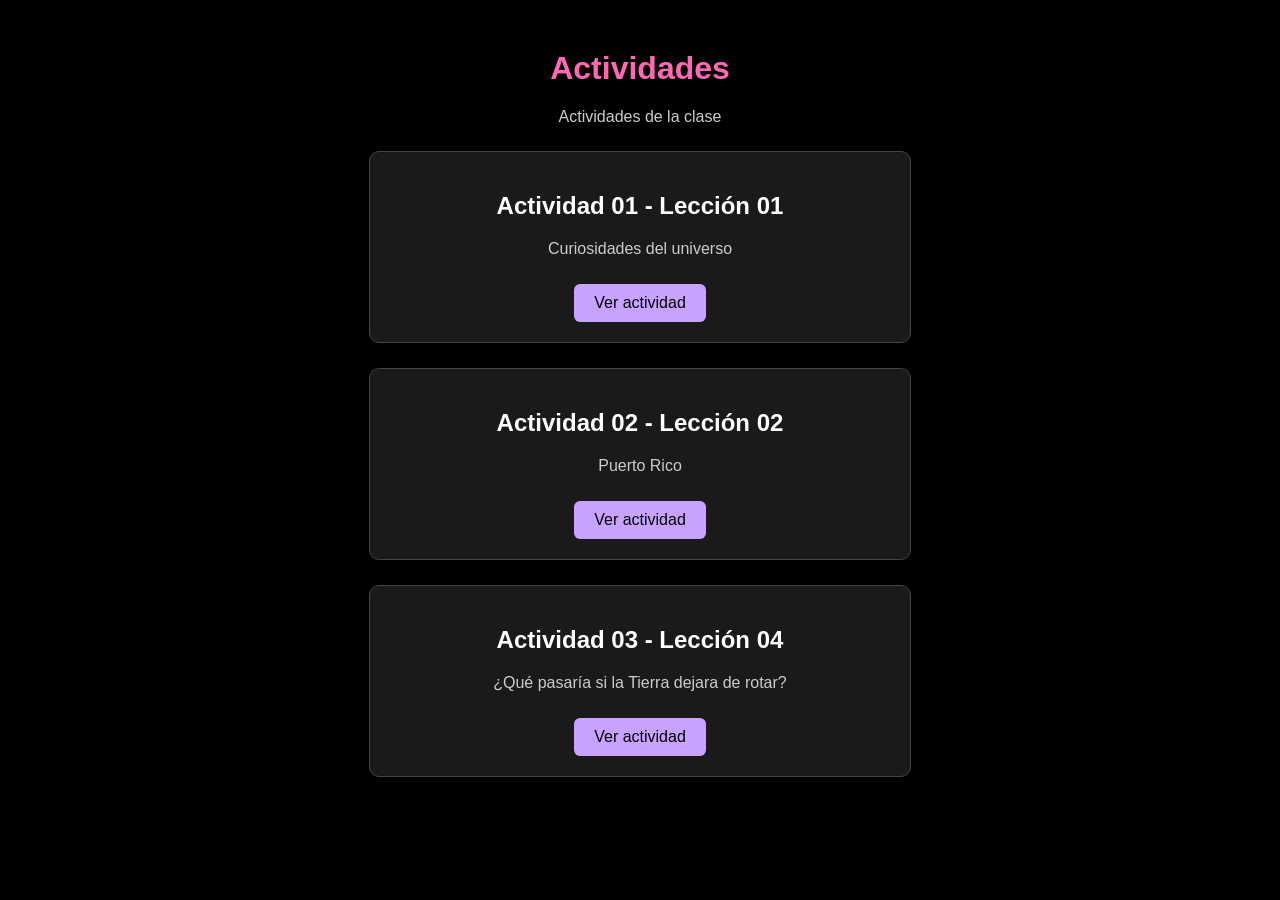
<file: index.html>
<!DOCTYPE html>
<html lang="es">
<head>
    <meta charset="UTF-8">
    <meta name="viewport" content="width=device-width, initial-scale=1.0">
    <title>Mis Actividades</title>

    <style>
        body {
            background-color: black;
            color: white;
            font-family: Arial, sans-serif;
            text-align: center;
            margin: 50px;
        }

        h1 {
            color: #ff69b4;
        }

        p {
            color: #cccccc;
        }

        .actividad {
            background-color: #1a1a1a;
            border: 1px solid #444;
            border-radius: 10px;
            padding: 20px;
            margin: 25px auto;
            max-width: 500px;
        }

        .boton {
            display: inline-block;
            background-color: #c8a2ff;
            color: black;
            text-decoration: none;
            padding: 10px 20px;
            border-radius: 6px;
            margin-top: 10px;
        }

        .boton:hover {
            background-color: #ffffff;
        }
    </style>
</head>

<body>

    <h1>Actividades</h1>

    <p>Actividades de la clase</p>

    <div class="actividad">
        <h2>Actividad 01 - Lección 01</h2>

        <p>Curiosidades del universo</p>

        <a class="boton" href="Actividad01-Leccion01/">
            Ver actividad
        </a>
    </div>

    <div class="actividad">
        <h2>Actividad 02 - Lección 02</h2>

        <p>Puerto Rico</p>

        <a class="boton" href="Actividad02-Leccion02/">
            Ver actividad
        </a>
    </div>
    <div class="actividad">
        <h2>Actividad 03 - Lección 04</h2>

        <p>¿Qué pasaría si la Tierra dejara de rotar?</p>

        <a class="boton" href="Actividad03-Leccion04/">
            Ver actividad
        </a>
    </div>
</body>
</html>
</file>
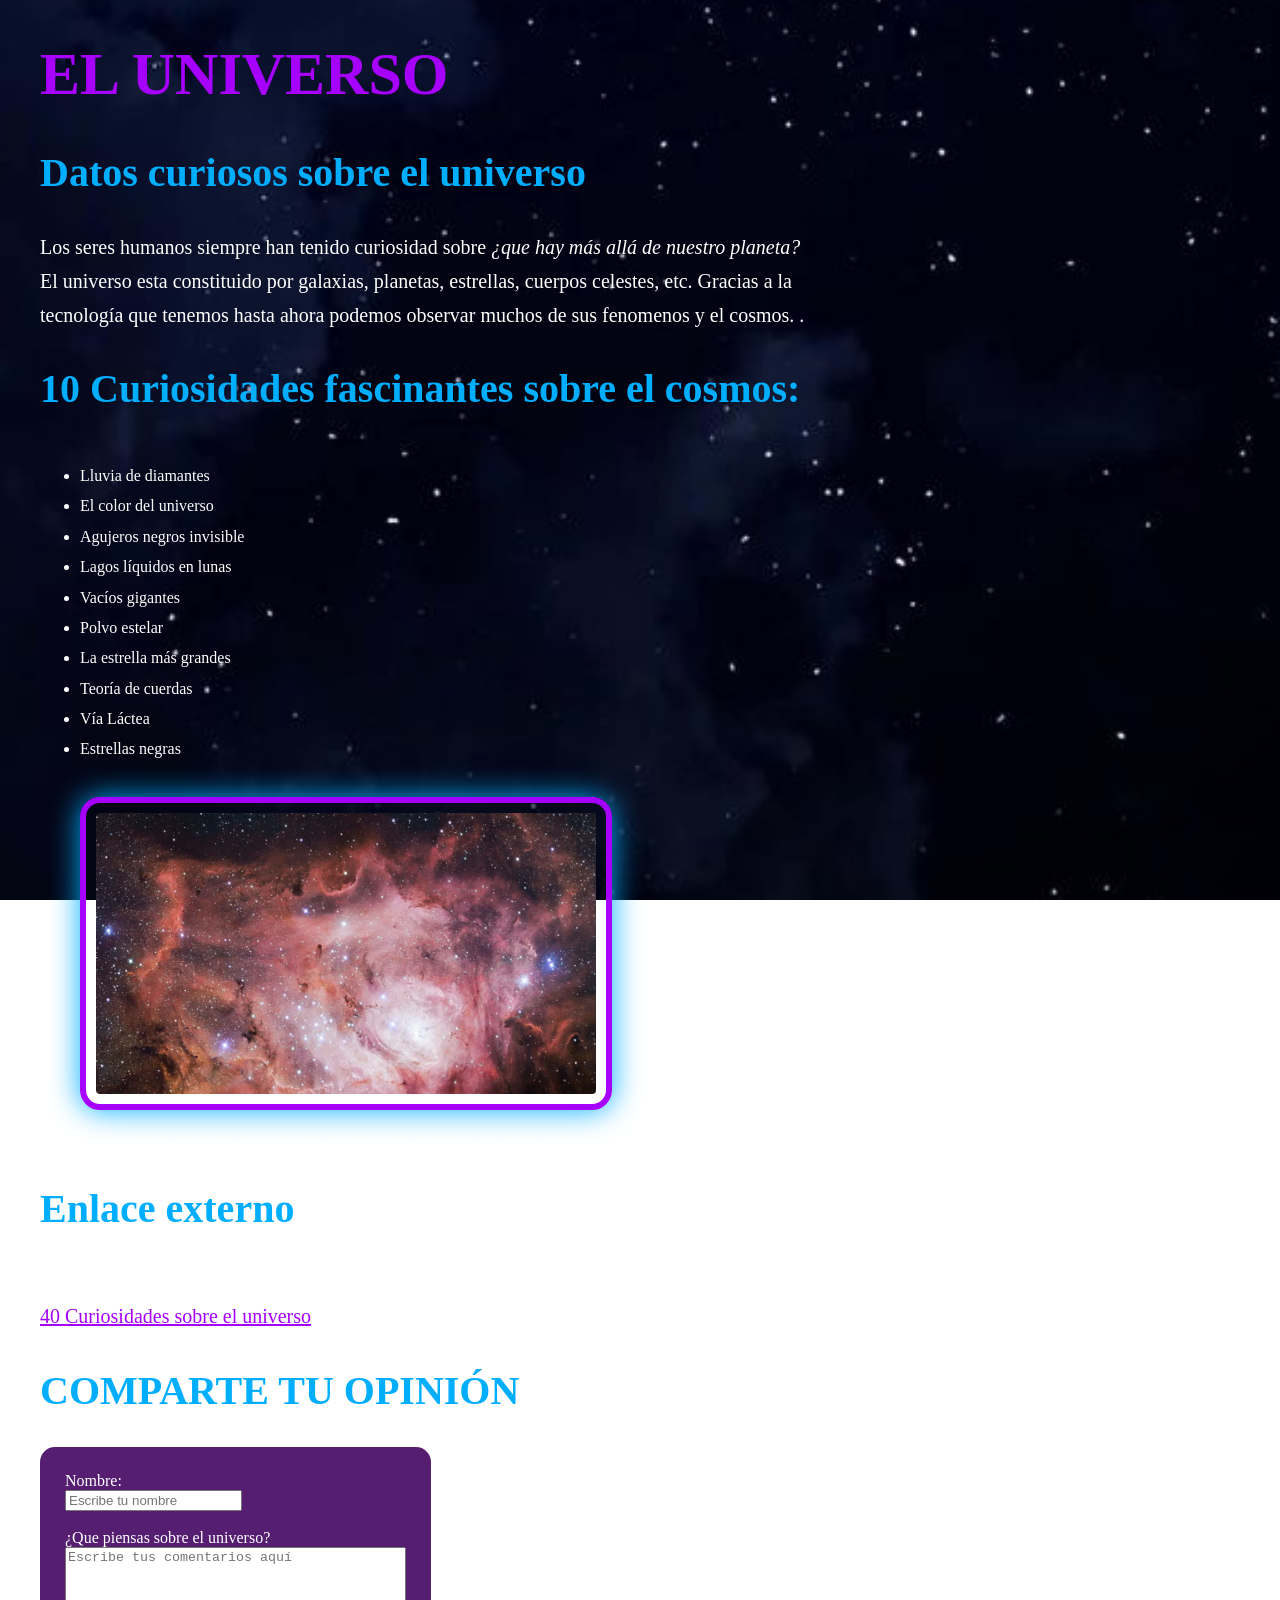
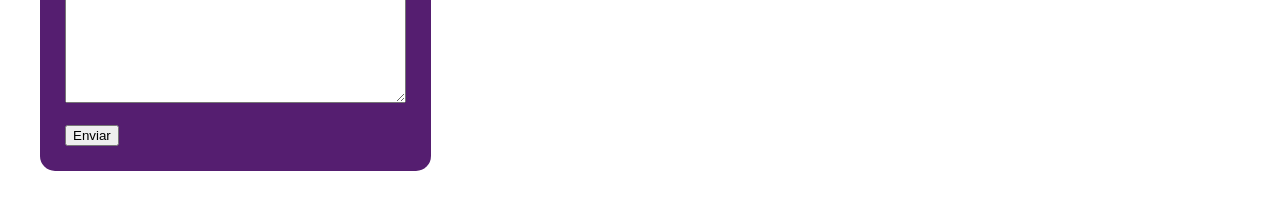
<file: Actividad01-Leccion01/index.html>
<!DOCTYPE html>
<html lang="es">
<head>
    <meta charset="UTF-8">
    <meta name="viewport" content="width=device-width, initial-scale=1.0">
    <title>Curiosidades del universo</title>
    <style>
body {
    background-image: url("estrellas.jpg");
    background-size: cover;
    background-attachment: fixed;
    background-position: center;
    color: white;
    font-family: 'Times New Roman', Times, serif, sans-serif;
    margin: 40px;
}

h1 {
    color: #a600ff;
    font-size: 60px;
}

h2 {
    color: #00aeff;
    font-size: 40px;
}

p {
    font-size: 20px;
    line-height: 1.7;
}

ul {
    display: inline-block;
    text-align: left;
    line-height: 1.9;
}

figure img {
    border: 6px solid #a600ff;
    border-radius: 20px;
    padding: 10px;
    box-shadow: 0 0 30px #00aeff;
}

figcaption {
    color: white;
    font-style: italic;
    margin-top: 20px;
}

a {
    color: #a600ff;
}

form {
    background-color: #551e70;
    padding: 25px;
    border-radius: 15px;
    display: inline-block;
}
    </style>
</head>

<body>

    <h1>EL UNIVERSO</h1>

    <h2>Datos curiosos sobre el universo</h2>

    <p>Los seres humanos siempre han tenido curiosidad sobre <em>¿que hay más allá de nuestro planeta?</em><br>
        El universo esta constituido por galaxias, planetas, estrellas, cuerpos celestes, etc. Gracias a la <br>
        tecnología que tenemos hasta ahora podemos observar muchos de sus fenomenos y el cosmos.
        </strong>.
    </p>

    <h2>10 Curiosidades fascinantes sobre el cosmos:</h2>

    <ul>
        <li>Lluvia de diamantes</li>
        <li>El color del universo</li>
        <li>Agujeros negros invisible</li>
        <li>Lagos líquidos en lunas</li>
        <li>Vacíos gigantes</li>
        <li>Polvo estelar</li>
        <li>La estrella más grandes</li>
        <li>Teoría de cuerdas</li>
        <li>Vía Láctea</li>
        <li>Estrellas negras</li>
    </ul>

    <figure>
        <img src="polvoestelar.jpg.webp" 
             alt="Polvo estelar"
             width="500">
        <figcaption>
            Polvo estelar: Conjunto de particulas de elementos químicos que flotan entre sí.
        </figcaption>
    </figure>

    <h2>Enlace externo</h2>

    <p>
        Aquí puedes aprender más sobre las curiosidades del universo:<br>
        <a href="https://psicologiaymente.com/cultura/curiosidades-universo" target="_blank">
            40 Curiosidades sobre el universo
        </a>
    </p>

    <h2>COMPARTE TU OPINIÓN</h2>

    <form action="#" method="post">

        <label for="nombre">Nombre:</label><br>
        <input type="text" id="nombre" name="nombre" placeholder="Escribe tu nombre">
        <br><br>

        <label for="comentarios">¿Que piensas sobre el universo?</label><br>
        <textarea id="comentarios" name="comentarios" rows="10" cols="40"
                  placeholder="Escribe tus comentarios aquí"></textarea>
        <br><br>

        <input type="submit" value="Enviar">

    </form>

</body>
</html>
</file>
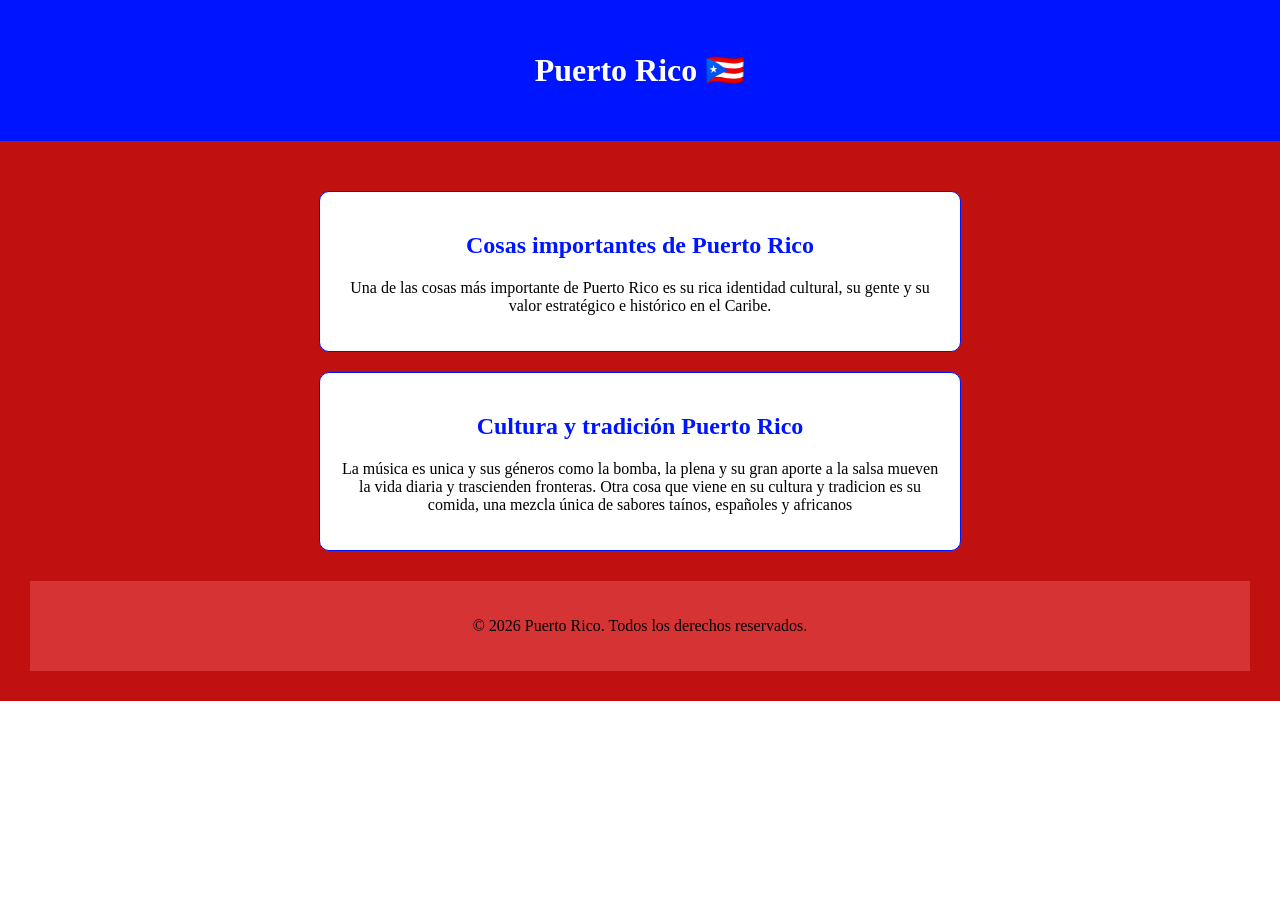
<file: Actividad02-Leccion02/index.html>
<!DOCTYPE html>
<html lang="es">
<head>
    <meta charset="UTF-8">
    <meta name="viewport" content="width=device-width, initial-scale=1.0">
    <title>Puerto Rico</title>

    <style>
        body {
            background-color: rgb(255, 255, 255);
            color: rgb(0, 0, 0);
            font-family: 'Times New Roman', Times, serif;
            margin: 0;
        }

        .header {
            background-color: #0015ff;
            color: rgb(255, 255, 255);
            text-align: center;
            padding: 30px;
        }

        .content {
            background-color: rgb(193, 16, 16);
            color:#000000;
            padding: 30px;
            text-align: center;
        }

        .seccion {
            background-color: #ffffff;
            border: 1px solid #0015ff;
            border-radius: 10px;
            padding: 20px;
            margin: 20px auto;
            max-width: 600px;
        }

        .seccion h2 {
            color: #0015ff;
        }

        .footer {
            background-color: #d63434;
            color: #000000;
            text-align: center;
            padding: 20px;
            margin-top: 30px;
        }
    </style>
</head>

<body>

    <div class="header">
        <h1>Puerto Rico 🇵🇷</h1>
    </div>

    <div class="content">

        <div class="seccion">
            <h2>Cosas importantes de Puerto Rico</h2>
            <p>
                Una de las cosas más importante de Puerto Rico es su
                rica identidad cultural, su gente y su valor estratégico
                e histórico en el Caribe.

            </p>
        </div>

        <div class="seccion">
            <h2>Cultura y tradición Puerto Rico</h2>
            <p>
                La música es unica y sus géneros como la bomba, la plena y su gran aporte
             a la salsa mueven la vida diaria y trascienden fronteras. Otra cosa
             que viene en su cultura y tradicion es su comida, una mezcla única de sabores taínos, 
                españoles y africanos
            </p>
        </div>

        <div class="footer">
            <p>© 2026 Puerto Rico. Todos los derechos reservados.</p>
        </div>

    </div>

</body>
</html>
</file>
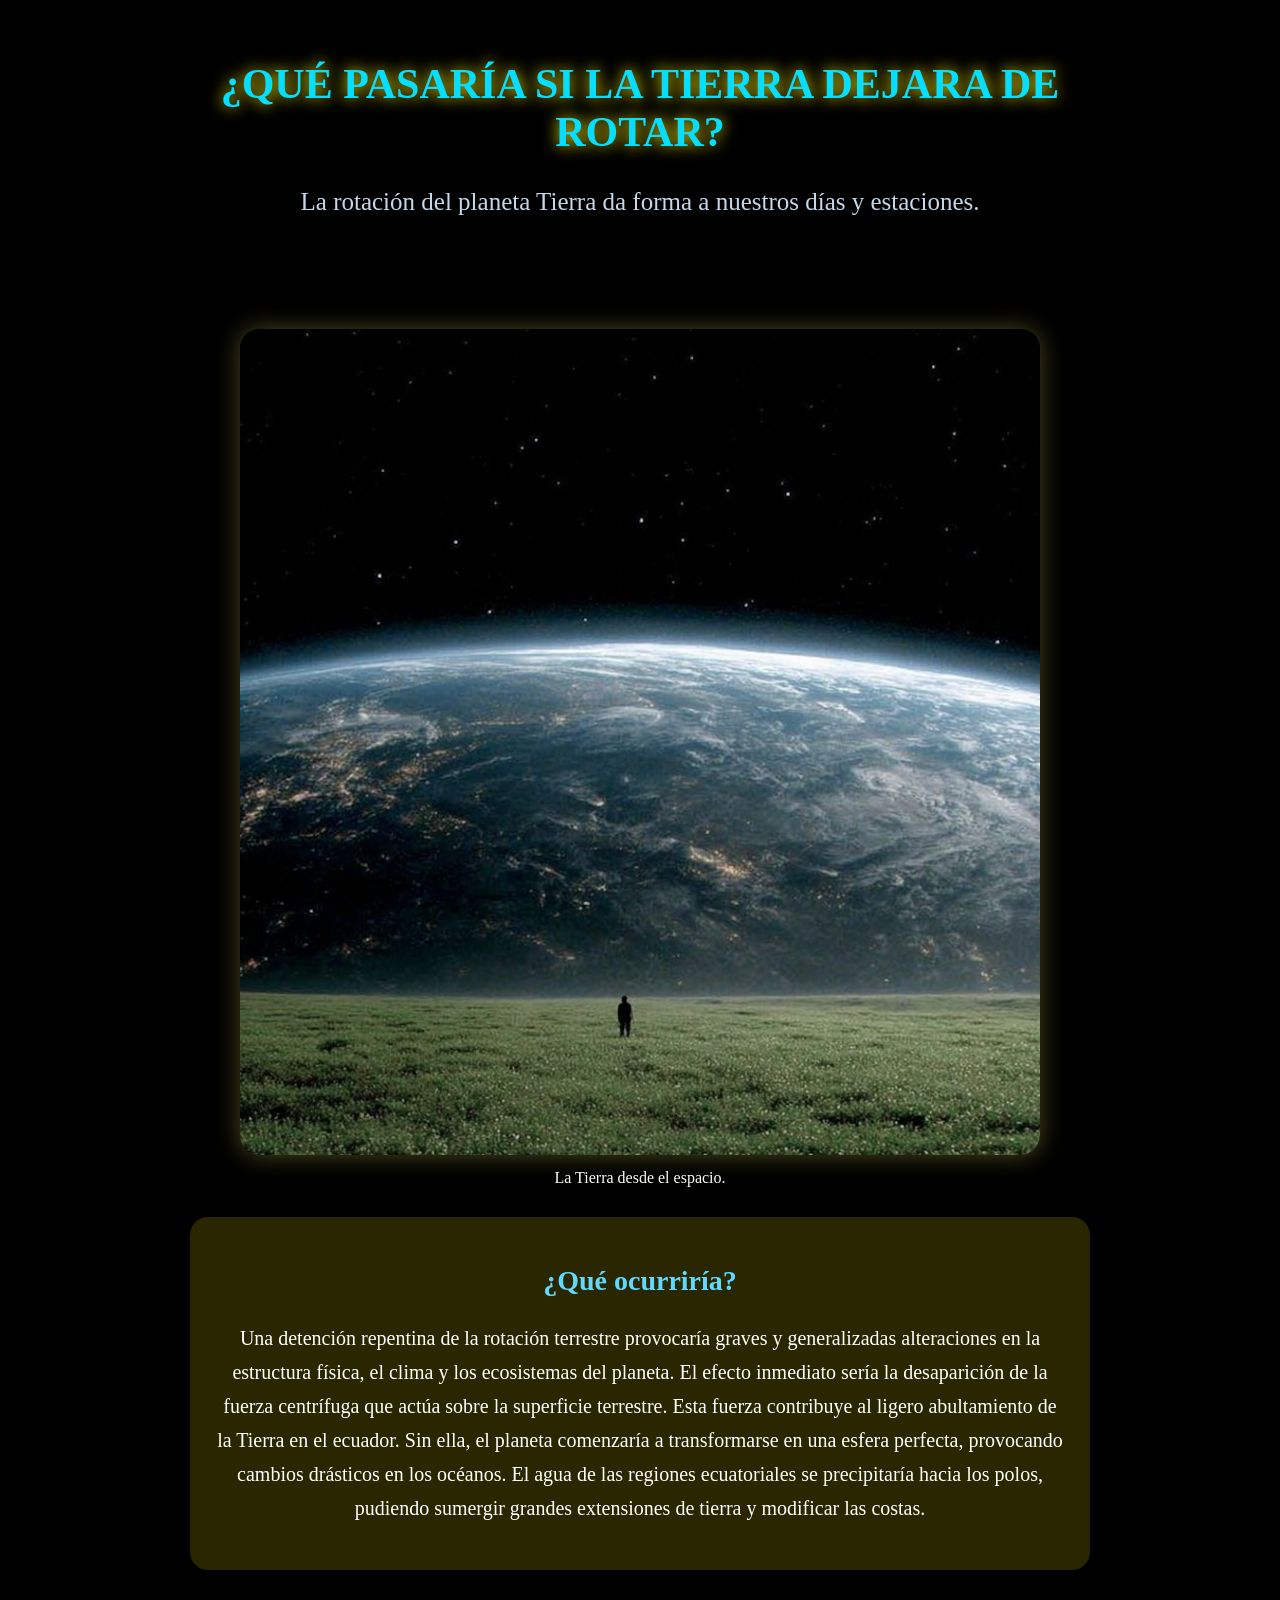
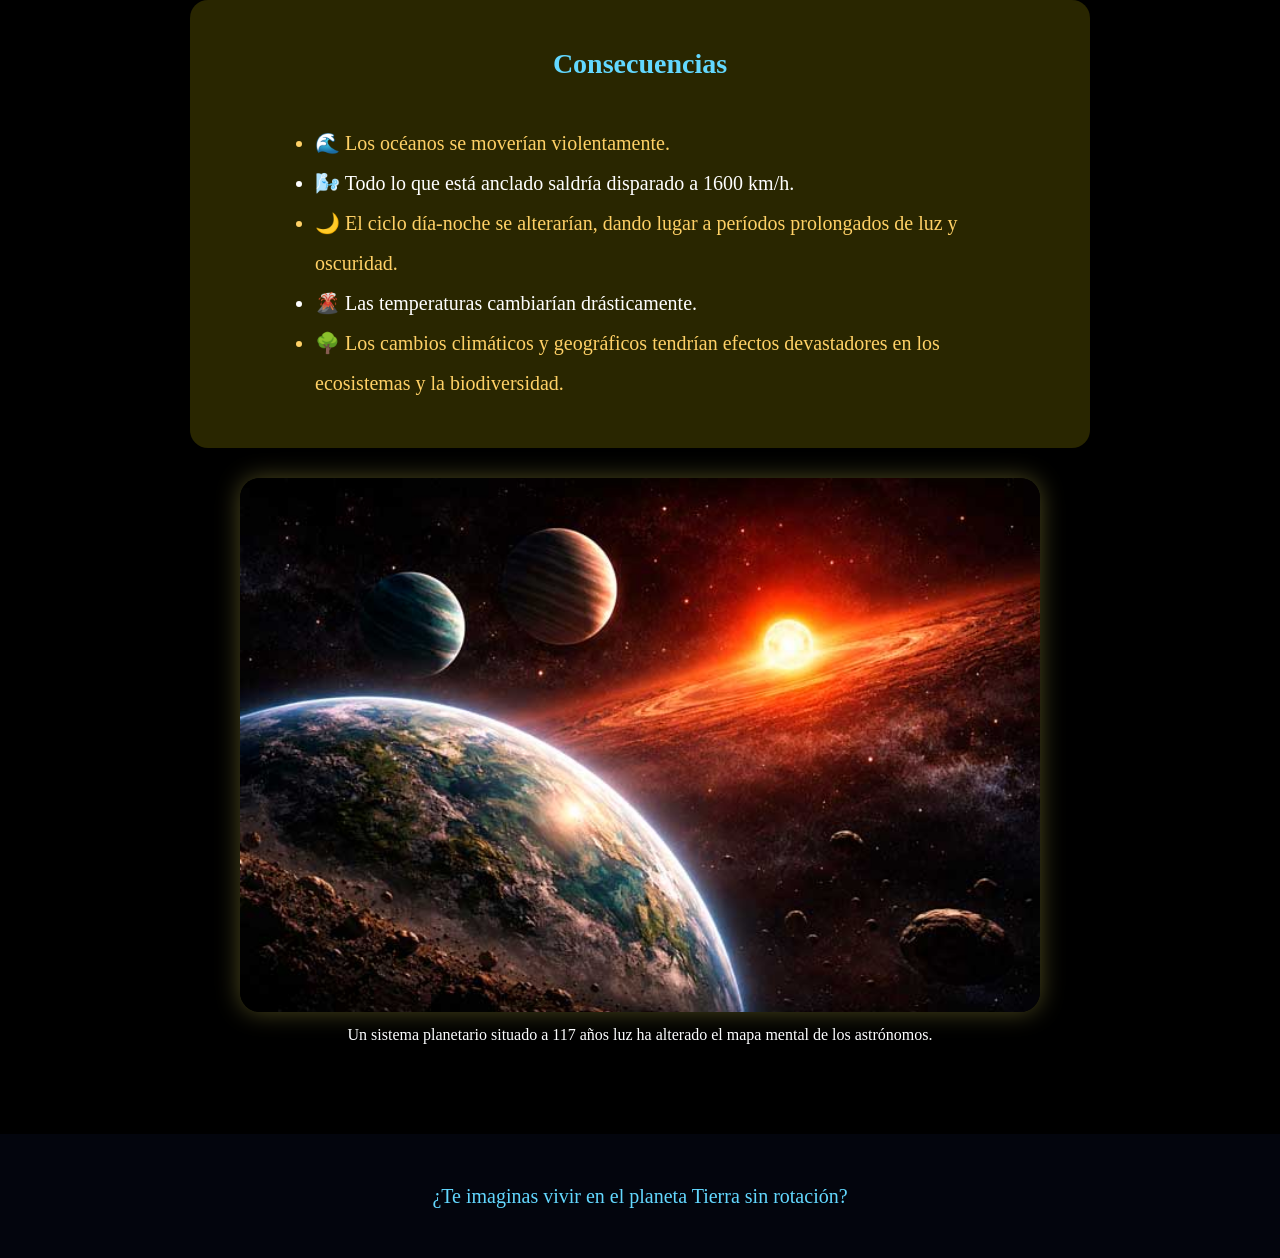
<file: Actividad03-Leccion04/index.html>
<!DOCTYPE html>
<html lang="es">
<head>
    <meta charset="UTF-8">
    <meta name="viewport" content="width=device-width, initial-scale=1.0">
    <title>¿Qué pasaría si la Tierra dejara de Rotar?</title>

    <link rel="stylesheet" href="style.css">
</head>

<body>

    <header>
        <h1 id="titulo">¿QUÉ PASARÍA SI LA TIERRA DEJARA DE ROTAR?</h1>
        <p class="subtitulo">La rotación del planeta Tierra da forma a nuestros días y estaciones.</p>
    </header>

    <main>

        <figure>
            <img src="tierra.jpeg"
                 alt="La Tierra desde el espacio">
            <figcaption>La Tierra desde el espacio.</figcaption>
        </figure>

        <section>
            <h2>¿Qué ocurriría?</h2>

            <p>
                Una detención repentina de la rotación terrestre provocaría graves y generalizadas alteraciones
                en la estructura física, el clima y los ecosistemas del planeta. El efecto inmediato sería la 
                desaparición de la fuerza centrífuga que actúa sobre la superficie terrestre. Esta fuerza contribuye
                al ligero abultamiento de la Tierra en el ecuador. Sin ella, el planeta comenzaría a transformarse en
                una esfera perfecta, provocando cambios drásticos en los océanos. El agua de las regiones
                ecuatoriales se precipitaría hacia los polos, pudiendo sumergir grandes extensiones de tierra y 
                modificar las costas.
            </p>
        </section>

        <section class="consecuencias">
            <h2>Consecuencias</h2>

            <ul>
                <li class="color">🌊 Los océanos se moverían violentamente.</li>
                <li>🌬️ Todo lo que está anclado saldría disparado a 1600 km/h.</li>
                <li class="color">🌙 El ciclo día-noche se alterarían, dando lugar a períodos prolongados de luz y oscuridad.</li>
                <li>🌋 Las temperaturas cambiarían drásticamente.</li>
                <li class="color">🌳 Los cambios climáticos y geográficos tendrían efectos devastadores en los ecosistemas y la biodiversidad.</li>
            </ul>
        </section>

        <figure>
            <img src="tierra_galaxia.jpeg"
                 alt="La Tierra y el espacio">
            <figcaption>Un sistema planetario situado a 117 años luz ha alterado el mapa mental de los astrónomos.</figcaption>
        </figure>

    </main>

    <footer>
        <p>¿Te imaginas vivir en el planeta Tierra sin rotación?</p>
    </footer>

</body>
</html>
</file>
<file: Actividad03-Leccion04/style.css>
body {
    background: linear-gradient(180deg, #000000, #000000);
    color: white;
    font-family: 'Times New Roman', Times, serif;
    margin: 0;
    text-align: center;
}

header {
    padding: 60px 20px 30px;
}

#titulo {
    color: #05deff;
    font-size: 42px;
    max-width: 900px;
    margin: auto;
    text-shadow: 0 0 15px #ffee00;
}

.subtitulo {
    color: #c5d7e8;
    font-size: 25px;
}

main {
    max-width: 900px;
    margin: auto;
    padding: 20px;
}

figure {
    margin: 30px auto;
}

figure img {
    width: 100%;
    max-width: 800px;
    border-radius: 20px;
    box-shadow: 0 0 25px rgba(255, 242, 99, 0.3);
}

figcaption {
    color: #fdfeff;
    margin-top: 10px;
    font-size: 16px;
}

section {
    background-color: rgba(254, 237, 2, 0.16);
    padding: 25px;
    margin: 30px 0;
    border-radius: 18px;
}

h2 {
    color: #63d8ff;
    font-size: 28px;
}

p {
    font-size: 20px;
    line-height: 1.7;
}

ul {
    text-align: left;
    max-width: 650px;
    margin: auto;
    padding: 20px;
}

li {
    font-size: 20px;
    line-height: 2;
}

.color {
    color: #ffd166;
}

footer {
    background-color: #03050d;
    padding: 25px;
    margin-top: 40px;
}

footer p {
    color: #63d8ff;
}
</file>
